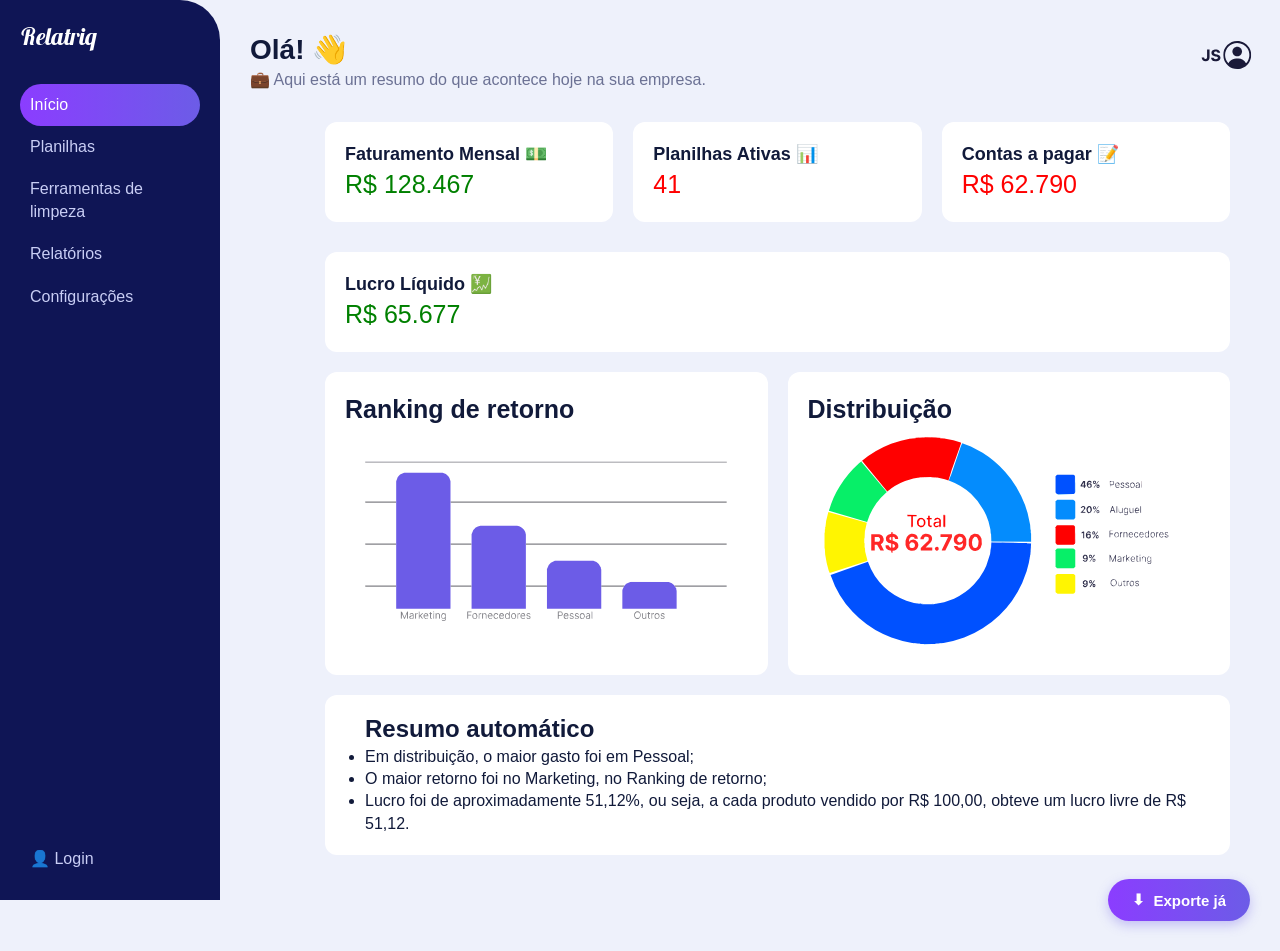
<file: index.html>
<!doctype html>
<html lang="pt-BR">

<head>
  <meta charset="UTF-8" />
  <meta name="viewport" content="width=device-width, initial-scale=1.0" />
  <title>Relatriq - Início</title>
  <link rel="stylesheet" href="CSS/inicio.css" />
  <link rel="stylesheet" href="CSS/main.css" />
  <link rel="stylesheet" href="CSS/escuro.css" />
  <link rel="icon" type="image/png" href="assets/logo relatriq.png">
</head>

<body>
  <input type="checkbox" id="menu-toggle" class="menu-toggle" aria-label="Abrir menu" />
  <label for="menu-toggle" class="menu-botao" aria-hidden="true"></label>
  <label for="menu-toggle" class="menu-fundo" aria-hidden="true"></label>
  <aside class="menu">
    <h2 class="logo">Relatriq</h2>
    <ul>
      <a href="index.html" class="ativo">Início</a>
      <a href="planilhas.html">Planilhas</a>
      <a href="limpeza.html">Ferramentas de limpeza</a>
      <a href="relatorio.html">Relatórios</a>
      <a href="configuracoes.html">Configurações</a>

    </ul>
    <a href="#" class="login">👤 Login</a>
  </aside>

  <main class="conteudo">
    <h1>Olá! 👋</h1>
    <p class="subtitulo">
      💼 Aqui está um resumo do que acontece hoje na sua empresa.
    </p>

    <div>
      <img src="assets/JS.svg" alt="Imagem do perfil do usuario" class="svgIcon" />
    </div>

    <div class="cards-container">
      <div class="card">
        <p class="tilPrinc">Faturamento Mensal 💵</p>
        <p class="plan">R$ 128.467</p>
      </div>

      <div class="card">
        <p class="tilPrinc">Planilhas Ativas 📊</p>
        <p class="lin">41</p>
      </div>

      <div class="card">
        <p class="tilPrinc">Contas a pagar 📝</p>
        <p class="lin">R$ 62.790</p>
      </div>

      <div class="card">
        <p class="tilPrinc">Lucro Líquido 💹</p>
        <p class="plan">R$ 65.677</p>
      </div>
    </div>

    <div class="caixaSupe-fundo">
      <div class="caixaSupe">
        <p class="tilQua">Ranking de retorno</p>
        <img src="assets/Ranking_de_retorno.svg" alt="Imagem provisoria de grafico de colunas" class="img" />
      </div>

      <div class="caixaSupe">
        <p class="tilQua">Distribuição</p>
        <img src="assets/pizza.svg" alt="Imagem provisoria de grafico de pizza" class="img" />
      </div>
    </div>

    <div class="caixaInfe">
      <div class="texto">
        <h2>Resumo automático</h2>
        <ul>
          <li>Em distribuição, o maior gasto foi em Pessoal;</li>
          <li>O maior retorno foi no Marketing, no Ranking de retorno;</li>
          <li>
            Lucro foi de aproximadamente 51,12%, ou seja, a cada produto
            vendido por R$ 100,00, obteve um lucro livre de R$ 51,12.
          </li>
        </ul>
      </div>
    </div>
    <div class="botaoexportar">
      <button type="button" id="btnExportar" class="btn-exportar">
        <span aria-hidden="true">⬇</span>
        Exporte já
      </button>
    </div>
  </main>
  <script src="JS/main.js"></script>
</body>

</html>
</file>
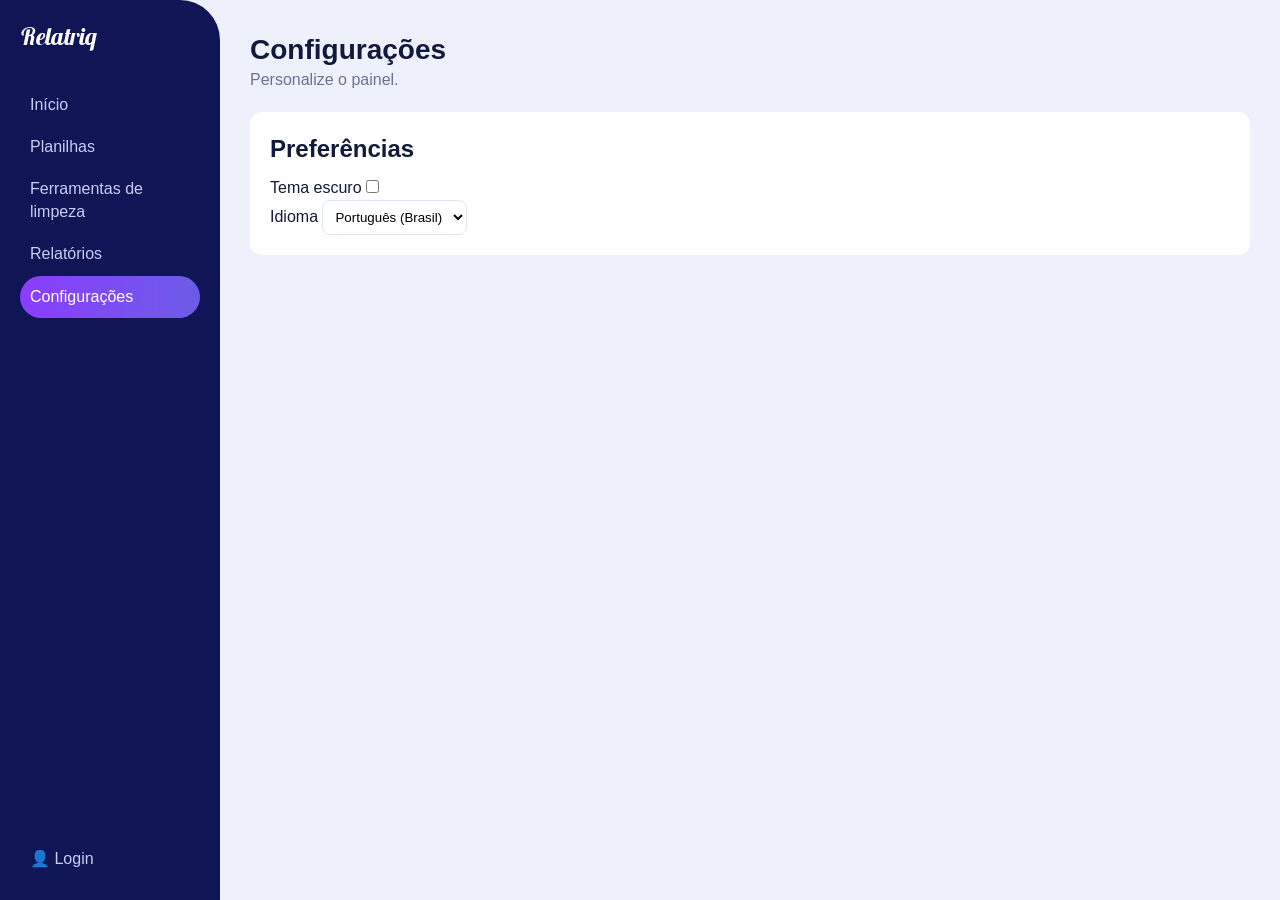
<file: configuracoes.html>
<!DOCTYPE html>
<html lang="pt-BR">

<head>
    <meta charset="UTF-8">
    <meta name="viewport" content="width=device-width, initial-scale=1.0">
    <title>Relatriq - Configurações</title>
    <link rel="stylesheet" href="CSS/main.css" />
    <link rel="stylesheet" href="CSS/configuracoes.css" />
    <link rel="stylesheet" href="CSS/escuro.css" />
    <link rel="icon" type="image/png" href="assets/logo relatriq.png">
</head>

<body>

    <input type="checkbox" id="menu-toggle" class="menu-toggle">
    <label for="menu-toggle" class="menu-botao" aria-label="Abrir ou fechar o menu"></label>
    <label for="menu-toggle" class="menu-fundo"></label>
    <aside class="menu">
        <h2 class="logo">Relatriq</h2>
        <ul>
            <a href="index.html">Início</a>
            <a href="planilhas.html">Planilhas</a>
            <a href="limpeza.html">Ferramentas de limpeza</a>
            <a href="relatorio.html">Relatórios</a>
            <a href="configuracoes.html" class="ativo">Configurações</a>
        </ul>
        <a href="#" class="login">👤 Login</a>
    </aside>

    <main class="conteudo">

        <h1>Configurações</h1>
        <p class="subtitulo">Personalize o painel.</p>

        <div class="caixa">
            <h2>Preferências</h2>

            <div class="opcao">
                <label for="tema">Tema escuro</label>
                <input type="checkbox" id="tema">
            </div>

            <div class="opcao">
                <label for="idioma">Idioma</label>
                <select id="idioma">
                    <option>Português (Brasil)</option>
                    <option>English</option>
                </select>
            </div>
        </div>

    </main>
    <script src="JS/main.js"></script>
</body>

</html>
</file>
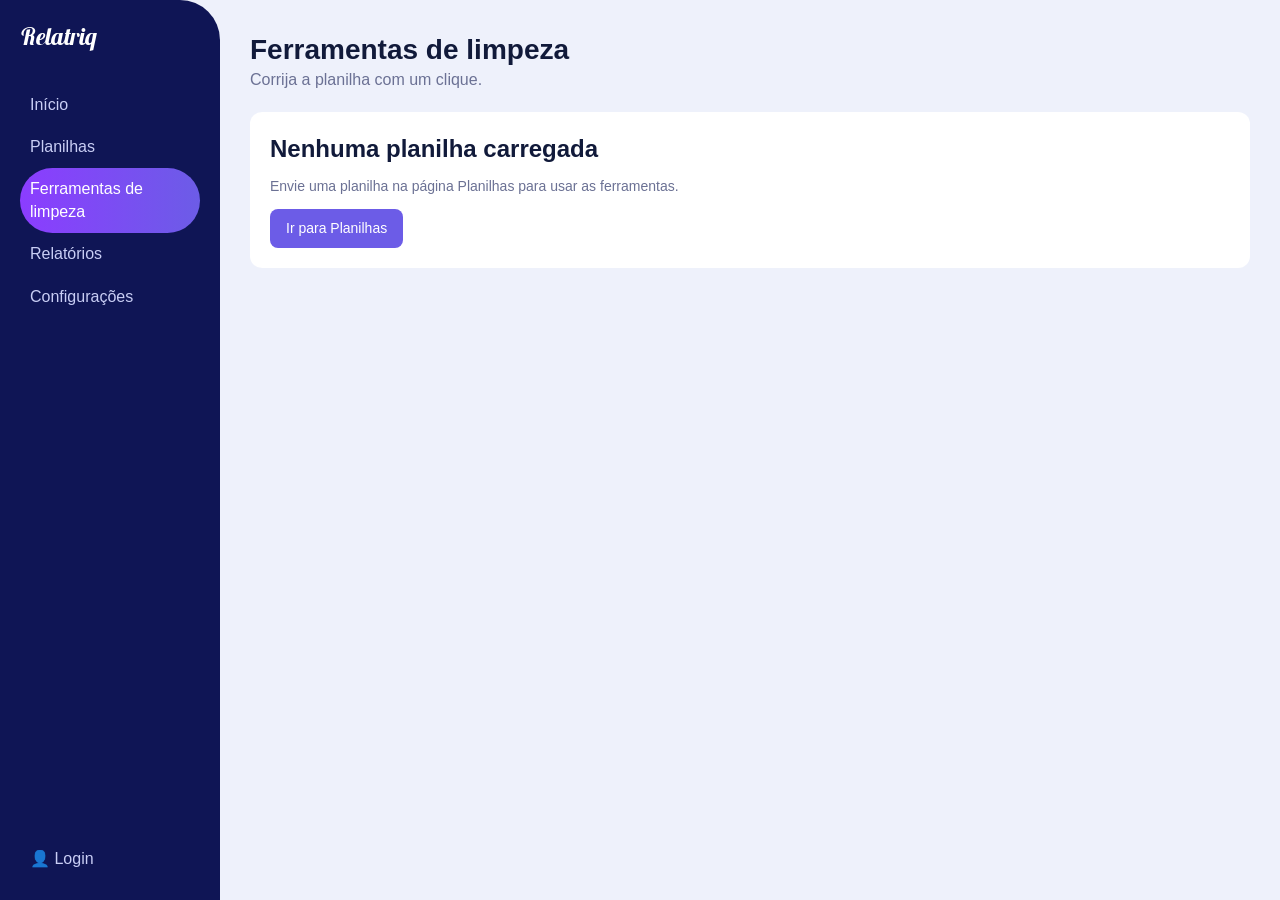
<file: limpeza.html>
<!DOCTYPE html>
<html lang="pt-BR">

<head>
    <meta charset="UTF-8">
    <meta name="viewport" content="width=device-width, initial-scale=1.0">
    <title>Relatriq - Limpeza</title>

    <link rel="stylesheet" href="CSS/main.css" />
    <link rel="stylesheet" href="CSS/limpeza.css" />
    <link rel="icon" type="image/png" href="assets/logo relatriq.png">
    <link rel="stylesheet" href="CSS/escuro.css" />
</head>

<body>

    <input type="checkbox" id="menu-toggle" class="menu-toggle">
    <label for="menu-toggle" class="menu-botao" aria-label="Abrir ou fechar o menu"></label>
    <label for="menu-toggle" class="menu-fundo"></label>
    <aside class="menu">
        <h2 class="logo">Relatriq</h2>
        <ul>
            <a href="index.html">Início</a>
            <a href="planilhas.html">Planilhas</a>
            <a href="limpeza.html" class="ativo">Ferramentas de limpeza</a>
            <a href="relatorio.html">Relatórios</a>
            <a href="configuracoes.html">Configurações</a>
        </ul>

        <a href="#" class="login">👤 Login</a>
    </aside>

    <main class="conteudo">

        <h1>Ferramentas de limpeza</h1>
        <p class="subtitulo">Corrija a planilha com um clique.</p>


        <div class="caixa" id="avisoSemPlanilha" hidden>
            <h2>Nenhuma planilha carregada</h2>
            <p class="vazio">Envie uma planilha na página Planilhas para usar as ferramentas.</p>
            <a href="planilhas.html" class="botao link-botao">Ir para Planilhas</a>
        </div>

        <div id="conteudoLimpeza" hidden>

            <div class="caixa">
                <h2>Ferramentas de limpeza</h2>

                <div class="grupo-botoes">
                    <button class="botao botao-claro" id="btnEspacos">Remover espaços extras</button>
                    <button class="botao botao-claro" id="btnVazias">Remover linhas vazias</button>
                    <button class="botao botao-claro" id="btnDuplicadas">Remover duplicadas</button>
                    <button class="botao botao-claro" id="btnNumeros">Converter textos em números</button>
                </div>

                <p id="mensagem"></p>
            </div>

            <div class="caixa">
                <h2 id="tituloPrevia">Prévia</h2>
                <p class="subtitulo" id="infoPlanilha"></p>
                <div class="rolagem">
                    <table id="tabelaPrevia"></table>
                </div>
            </div>

        </div>
    </main>

    <script src="JS/main.js"></script>
    <script src="JS/limpeza.js"></script>
</body>

</html>
</file>
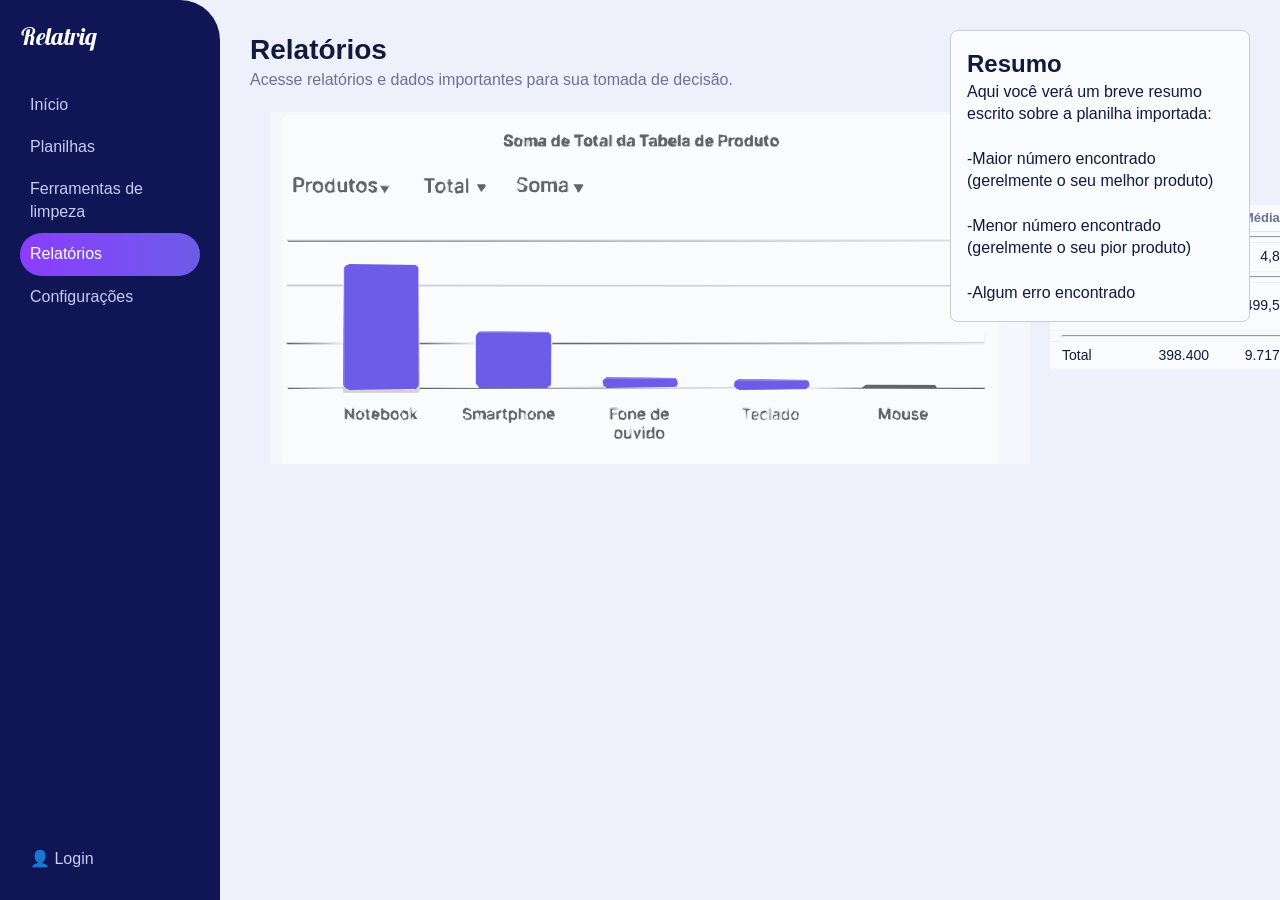
<file: relatorio.html>
<!DOCTYPE html>
<html lang="pt-BR">

<head>
  <meta charset="UTF-8">
  <meta name="viewport" content="width=device-width, initial-scale=1.0">
  <title>Relatriq - Relatórios</title>
  <link rel="stylesheet" href="CSS/relatorio.css" />
  <link rel="stylesheet" href="CSS/main.css" />
  <link rel="stylesheet" href="CSS/escuro.css" />
  <link rel="icon" type="image/png" href="assets/logo relatriq.png">
</head>

<body>
  <input type="checkbox" id="menu-toggle" class="menu-toggle">
  <label for="menu-toggle" class="menu-botao" aria-label="Abrir ou fechar o menu"></label>
  <label for="menu-toggle" class="menu-fundo"></label>
  <aside class="menu">

    <h2 class="logo">Relatriq</h2>
    <ul>
      <li><a href="index.html">Início</a>
        <a href="planilhas.html">Planilhas</a>
        <a href="limpeza.html">Ferramentas de limpeza</a>
        <a href="relatorio.html" class="ativo">Relatórios</a>
        <a href="configuracoes.html">Configurações</a>
    </ul>
    <a href="#" class="login">👤 Login</a>
  </aside>

  <main class="conteudo">


    <section class="topo-relatorio">
      <div class="titulo-relatorio">
        <h1>Relatórios</h1>
        <p class="subtitulo">Acesse relatórios e dados importantes para sua tomada de decisão.</p>
      </div>

      <div class="resumo-relatorio">
        <img src="assets/grafico - relatorio (1).svg" alt="Grafico em svg pq eu não sei codar isso">

        <table class="tabela">
          <th>Coluna</th>
          <th>Soma</th>
          <th>Média</th>
          <th>Min</th>
          <th>Max</th>
          </tr>
          <tr class="linhaTabela">
            <td colspan="5">
              <hr>
            </td>
          </tr>
          <tr>
            <td>Quantidade</td>
            <td>197</td>
            <td>4,8</td>
            <td>1</td>
            <td>9</td>
          </tr>
          <tr class="linhaTabela">
            <td colspan="5">
              <hr>
            </td>
          </tr>
          <tr>
            <td>Preço Unitário</td>
            <td>61.480</td>
            <td>1.499,5</td>
            <td>90</td>
            <td>3.900</td>
          </tr>
          <tr class="linhaTabela">
            <td colspan="5">
              <hr>
            </td>
          </tr>
          <tr>
            <td>Total</td>
            <td>398.400</td>
            <td>9.717</td>
            <td>91</td>
            <td>28.800</td>
          </tr>
        </table>
      </div>
    </section>

    <div class="resumoRelatorio">
      <H2>Resumo</H2>
      <p> Aqui você verá um breve resumo escrito sobre a planilha importada:</p><br>
      <p> -Maior número encontrado (gerelmente o seu melhor produto)</p><br>
      <p> -Menor número encontrado (gerelmente o seu pior produto)</p><br>
      <p> -Algum erro encontrado </p>
    </div>
  </main>

  <script src="JS/main.js"></script>
</body>

</html>
</file>
<file: CSS/inicio.css>
.menu {
  color: rgb(130, 0, 252);
}

.cards-container {
  display: flex; /*coloca os cards lado a lado*/
  flex-wrap: wrap; /* se não couber, passa para a linha de baixo*/
  gap: 20px; /* ajusta o espaço entre os quadrados*/
  margin-left: 75px; /* ajusta a distância do quadrado para a esquerda*/
  
}

.card {
  background-color: white; /*Cor do fundo dos quadrados*/
  width: 350px; /*Largura fixa do quadrado*/
  height: 100px; /*Altura fixa do quadrado*/
  padding: 20px; /*Aqui ajusta o tamanho do quadrado*/
  border-radius: 12px; /*Aqui é para deixar a borda arredondada*/
  margin-top: 10px; /*Aqui é a distância dos quadrados*/
  transition: 0.5s; /*Aqui é para deixar o quadrado mais suave quando passar o mouse por cima*/
}

.card:hover{
    scale: 105%; /*Aqui é para aumentar o tamanho do quadrado quando passar o mouse por cima*/
    box-shadow: 
      2px /*deslocamento horizontal (0 deixa a sombra centralizada)*/
      2px /*deslocamento vertical (empurra a sombra para baixo)*/
      5px /*desfoque (quanto maior, mais suave e espalhada)*/
      rgb(130, 0, 252); /*Cor*/
}

.tilPrinc{ /*Esta classe é para deixar a frase "Planilhas carregadas" em negrito*/

    font-weight: bold; /*deixa a frase em negrito*/
    font-size: 18px; /*aqui é para aumentar o tamanho da frase*/
}

.plan{ /*Esta classe é para deixar a frase "3" e a "100%"em verde*/

  color: green; /*deixa a frase em verde*/
  font-size: 25px; /*aqui é para aumentar o tamanho da frase*/
}

.lin{ /*Esta classe é para deixar a frase "41" e a "3" em vermelho*/

  color: red; /*deixa a frase em vermelho*/
  font-size: 25px; /*aqui é para aumentar o tamanho da frase*/
}

.caixaInfe {
    background-color: white; /*Cor do fundo dos quadrados*/
    width: 1460px; /*Largura fixa do quadrado*/
    height: 140px; /*Altura fixa do quadrado*/
    padding: 20px; /*Aqui ajusta o tamanho  do quadrado*/
    border-radius: 12px; /*Aqui é para deixar a borda arredondada*/
    margin-top: 20px; /*Aqui é a distância dos quadrados (de cima para baixo)*/
    margin-left: 75px; /*Aqui é a distância doquadrado para a esquerda*/
     transition: 0.5s; /*Aqui é para deixar o quadrado mais suave quando passar o mouse por cima*/
}

.texto{ /*Aqui é para ajustar o texto do resumo automático*/

  margin-left: 20px; /*Aqui é a distância do texto para a esquerda*/
  margin-top: -3px;

}

.caixaInfe:hover{

  scale: 105%; /*Aqui é para aumentar o tamanho do texto quando passar o mouse por cima*/
  box-shadow: 
      2px /*deslocamento horizontal (0 deixa a sombra centralizada)*/
      2px /*deslocamento vertical (empurra a sombra para baixo)*/
      5px /*desfoque (quanto maior, mais suave e espalhada)*/
      rgb(130, 0, 252); /*Cor*/

}

.caixaSupe-fundo{
  display: flex; /*coloca os cards lado a lado*/
  flex-wrap: wrap; /* se não couber, passa para a linha de baixo*/
  gap: 20px; /* ajusta o espaço entre os quadrados*/
  margin-left: 75px; /* ajusta a distância do quadrado para a esquerda*/
}

.caixaSupe {
  background-color: white; /*Cor do fundo dos quadrados*/
    width: 720px; /*Largura fixa do quadrado*/
    height: 400px; /*Altura fixa do quadrado*/
    padding: 20px; /*Aqui ajusta o tamanho do quadrado*/
    border-radius: 12px; /*Aqui é para deixar a borda arredondada*/
    margin-top: 20px; /*Aqui é a distância dos quadrados*/
    margin-left: 0px; /*Aqui é a distância do quadrado para a esquerda*/
     transition: 0.5s; /*Aqui é para deixar o quadrado mais suave quando passar o mouse por cima*/
}

.caixaSupe:hover{
  scale: 105%;
    box-shadow: 
      2px /*deslocamento horizontal (0 deixa a sombra centralizada)*/
      2px /*deslocamento vertical (empurra a sombra para baixo)*/
      5px /*desfoque (quanto maior, mais suave e espalhada)*/
      rgb(130, 0, 252); /*Cor*/
}

.tilQua{
  font-weight: bold;
  font-size: 25px;
}

.img{
  height: 340px;
  pointer-events: none;
}

.svgIcon{
  height: 100px;
  z-index: 99999;
  margin-left: 1500px;
  margin-top: -300px;
  pointer-events: none;
}

.botaoexportar {
    display: flex;
    justify-content: flex-end;
    margin-top: 24px;
}

.btn-exportar {
    display: inline-flex;
    align-items: center;
    gap: 8px;
    background: linear-gradient(90deg, #8b3dff, #6c5ce7);
    color: white;
    border: none;
    padding: 12px 24px;
    border-radius: 999px;
    font-size: 15px;
    font-weight: bold;
    cursor: pointer;
    box-shadow: 0 4px 12px rgba(108, 92, 231, 0.35);
    transition: transform 0.2s, box-shadow 0.2s;
}

.btn-exportar:hover {
    transform: translateY(-2px);
    box-shadow: 0 6px 16px rgba(108, 92, 231, 0.45);
}

.btn-exportar:active {
    transform: translateY(0);
}


/* ==================================================================================================================================================
                                                                     ATENÇÃO:                                       
                                                        A PARTIR DAQUI É A RESPONSIVIDADE!!!!!
                                                                   FAVOR NÃO MEXER
   ================================================================================================================================================== */

/* ==================================================================================================================================================
                                                                     RESPONSIVIDADE
   ================================================================================================================================================== */

.menu-botao,
.menu-fundo {
  display: none;
}

.menu-toggle {
  position: fixed;
  opacity: 0;
  pointer-events: none;
}

.img {
  max-width: 100%;
  object-fit: contain;
}

@media (max-width: 1600px) {

  .conteudo {
    position: relative;
  }

  .svgIcon {
    position: absolute;
    top: 20px;
    right: 20px;
    margin: 0;
    height: 70px;
  }

  .cards-container,
  .caixaSupe-fundo {
    margin-right: 20px;
  }

  .card {
    box-sizing: border-box;
    width: auto;
    flex: 1 1 220px;
  }

  .caixaSupe {
    box-sizing: border-box;
    width: auto;
    flex: 1 1 320px;
    max-width: 720px;
    height: auto;
  }

  .img {
    width: 100%;
    height: auto;
    max-height: 340px;
  }


  .caixaInfe {
    box-sizing: border-box;
    width: auto;
    max-width: 1440px;
    height: auto;
    min-height: 140px;
    margin-right: 20px;
  }
}



@media (max-width: 1024px) {

  .caixaSupe {
    flex: 1 1 100%;
    max-width: none;
  }
}

@media (max-width: 768px) {


  .menu-botao {
    display: flex;
    position: fixed;
    top: 12px;
    left: 12px;
    z-index: 1100;
    width: 44px;
    height: 44px;
    align-items: center;
    justify-content: center;
    border-radius: 10px;
    background-color: rgb(130, 0, 252);
    color: white;
    font-size: 26px;
    line-height: 1;
    cursor: pointer;
    transition: left 0.3s;
  }

  .menu-botao::before {
    content: "\2630";
  }


  .menu {
    position: fixed !important;
    top: 0;
    left: 0;
    width: min(280px, 80vw) !important;
    height: 100vh !important;
    box-sizing: border-box;
    overflow-y: auto;
    z-index: 1000;
    transform: translateX(-100%);
    transition: transform 0.3s;
    display: block !important;
    visibility: visible !important;
    opacity: 1 !important;
    background-color: #101654 !important;
    padding: 20px 16px !important;
  }

  .menu .logo {
    margin: 0 0 24px;
    color: rgb(130, 0, 252);
  }

  .menu ul {
    display: block !important;
    margin: 0;
    padding: 0;
    list-style: none;
  }

  .menu li {
    display: block !important;
    margin: 0 0 6px;
  }

  .menu a {
    display: block;
    padding: 10px 12px;
    border-radius: 8px;
    color: #e8e8ff !important;
    text-decoration: none;
  }

  .menu a.ativo {
    background-color: #6c5ce7;
    color: #fff !important;
  }

  .menu-fundo {
    display: block;
    position: fixed;
    inset: 0;
    z-index: 900;
    background-color: rgba(0, 0, 0, 0.5);
    opacity: 0;
    pointer-events: none;
    transition: opacity 0.3s;
  }

  .menu-toggle:checked ~ .menu {
    transform: translateX(0);
  }

  .menu-toggle:checked ~ .menu-fundo {
    opacity: 1;
    pointer-events: auto;
  }

  .menu-toggle:checked ~ .menu-botao {
    left: calc(min(280px, 80vw) - 56px);
  }

  .menu-toggle:checked ~ .menu-botao::before {
    content: "\2715";
  }

  .menu-toggle:focus-visible ~ .menu-botao {
    outline: 3px solid #fff;
    outline-offset: 2px;
    box-shadow: 0 0 0 5px rgb(130, 0, 252);
  }

  .conteudo {
    margin-left: 0 !important;
    width: 100% !important;
    box-sizing: border-box;
    padding: 70px 20px 20px;
  }

  .svgIcon {
    top: 12px;
    right: 12px;
    height: 44px;
  }

  .cards-container,
  .caixaSupe-fundo,
  .caixaInfe {
    margin-left: 0;
    margin-right: 0;
  }

  .card {
    flex: 1 1 100%;
    height: auto;
    min-height: 100px;
  }

  .img {
    max-height: 220px;
  }

  .card:hover,
  .caixaInfe:hover,
  .caixaSupe:hover {
    scale: 100%;
  }

  .texto {
    margin-left: 0;
  }
}



@media (max-width: 480px) {

  .conteudo {
    padding: 70px 15px 15px;
  }

  .card,
  .caixaSupe,
  .caixaInfe {
    padding: 15px;
  }

  .tilPrinc {
    font-size: 16px;
  }

  .tilQua {
    font-size: 20px;
  }

  .plan,
  .lin {
    font-size: 22px;
  }

  .img {
    max-height: 170px;
  }
}

@media (max-width: 480px) {

    .botaoexportar {
        justify-content: stretch;
    }

    .btn-exportar {
        width: 100%;
        justify-content: center;
        min-height: 44px;
    }
}
</file>
<file: CSS/main.css>
@import url("https://fonts.googleapis.com/css2?family=Lobster+Two:ital,wght@0,400;0,700;1,400;1,700&display=swap");
* {
    margin: 0;
    padding: 0;
    box-sizing: border-box;
}

.logo {
    font-family: "Lobster Two", cursive;
    font-weight: 700;       /* 400 = normal, 700 = negrito */
    font-style: italic;
}

body {
    font-family: Arial, sans-serif;
    background-color: #eef1fb;
    color: #111a3a;
    line-height: 1.4;
    display: flex;
}

img {
    max-width: 100%;
}

button,
select,
input {
    font-family: inherit;
}

h1 { font-size: 28px; }


.menu {
    width: 220px;
    flex-shrink: 0;
    height: 100vh;
    position: sticky; 
    top: 0;
    align-self: flex-start;
    overflow-y: auto;
    background-color: #0f1555;
    color: white;
    padding: 20px;
    display: flex;
    flex-direction: column;
    border-top-right-radius: 40px;
}

.logo {
    margin-bottom: 30px;
}

.menu ul {
    list-style: none;
}

.menu li {
    margin-bottom: 8px;
}

.menu a {
    display: block;
    color: #c9cef5;
    text-decoration: none;
    padding: 10px;
    border-radius: 8px;
}

.menu a:hover {
    background-color: #1f2a8a;
}

.menu a.ativo {
    background: linear-gradient(90deg, #8b3dff, #6c5ce7);
    color: white;
    border-radius: 999px;
}

.menu .login {
    margin-top: auto;
}


.conteudo {
    flex: 1;
    min-width: 0;         
    padding: 30px;
}

.subtitulo {
    color: #6b7194;
    margin-bottom: 20px;
}

.caixa {
    background-color: white;
    padding: 20px;
    border-radius: 12px;
    margin-top: 20px;
}

.caixa h2 {
    margin-bottom: 12px;
}

.topo-pagina {
    display: flex;
    justify-content: space-between;
    align-items: center;
    gap: 12px;
    margin-bottom: 20px;
}

.botao {
    display: inline-block;
    background-color: #6c5ce7;
    color: white;
    border: none;
    padding: 10px 16px;
    border-radius: 8px;
    cursor: pointer;
    font-size: 14px;
    text-decoration: none;
}

.botao:hover {
    opacity: 0.85;
}

.botao-claro {
    background-color: white;
    color: #111a3a;
    border: 1px solid #e1e5f5;
}

.grupo-botoes {
    display: flex;
    gap: 10px;
    flex-wrap: wrap;
}

table {
    width: 100%;
    border-collapse: collapse;
}

th {
    text-align: left;
    color: #6b7194;
    font-size: 13px;
    padding: 10px;
    border-bottom: 1px solid #e1e5f5;
}

td {
    padding: 10px;
    font-size: 14px;
    border-bottom: 1px solid #eef1fb;
}

.rolagem {
    overflow-x: auto;
}

.status {
    background-color: #d7f5e3;
    color: #15803d;
    padding: 3px 10px;
    border-radius: 999px;
    font-size: 12px;
}

.sucesso {
    color: #15803d;
    font-size: 14px;
    margin-top: 12px;
}

.erro {
    color: #b91c1c;
    font-size: 14px;
    margin-top: 12px;
}

.vazio {
    color: #6b7194;
    font-size: 14px;
    margin-top: 12px;
}

select {
    padding: 8px;
    border: 1px solid #e1e5f5;
    border-radius: 8px;
    background-color: white;
}

a:focus-visible,
button:focus-visible,
select:focus-visible,
input:focus-visible,
label:focus-visible {
    outline: 3px solid #8b3dff;
    outline-offset: 2px;
}

.menu a:focus-visible {
    outline-color: white;
}

.menu-botao,
.menu-fundo {
    display: none;
}

.menu-toggle {
    position: fixed;
    opacity: 0;
    pointer-events: none;
}

/* ==================================================================================================================================================
                                                                     ATENÇÃO:                                       
                                                        A PARTIR DAQUI É A RESPONSIVIDADE!!!!!
                                                                   FAVOR NÃO MEXER
================================================================================================================================================== */

/* ==================================================================================================================================================
                                                                     RESPONSIVIDADE
================================================================================================================================================== */



@media (max-width: 1100px) {

    .menu {
        width: 190px;
        padding: 16px;
    }

    .conteudo {
        padding: 24px;
    }
}


@media (max-width: 768px) {

    .menu-botao {
        display: flex;
        position: fixed;
        top: 12px;
        left: 12px;
        z-index: 1100;
        width: 44px;
        height: 44px;
        align-items: center;
        justify-content: center;
        border-radius: 10px;
        background-color: #8b3dff;
        color: white;
        font-size: 26px;
        line-height: 1;
        cursor: pointer;
        transition: left 0.3s;
    }

    .menu-botao::before {
        content: "\2630";
    }

    .menu {
        position: fixed;
        top: 0;
        left: 0;
        width: min(280px, 80vw);
        height: 100vh;
        z-index: 1000;
        border-radius: 0;
        padding: 20px 16px;
        transform: translateX(-100%);
        visibility: hidden;
        transition: transform 0.3s, visibility 0.3s;
    }

    .menu-fundo {
        display: block;
        position: fixed;
        inset: 0;
        z-index: 900;
        background-color: rgba(0, 0, 0, 0.5);
        opacity: 0;
        pointer-events: none;
        transition: opacity 0.3s;
    }

    .menu-toggle:checked ~ .menu {
        transform: translateX(0);
        visibility: visible;
    }

    .menu-toggle:checked ~ .menu-fundo {
        opacity: 1;
        pointer-events: auto;
    }

    .menu-toggle:checked ~ .menu-botao {
        left: calc(min(280px, 80vw) - 56px);
    }

    .menu-toggle:checked ~ .menu-botao::before {
        content: "\2715";        /* ✕ */
    }

    .menu-toggle:focus-visible ~ .menu-botao {
        outline: 3px solid white;
        outline-offset: 2px;
        box-shadow: 0 0 0 5px #8b3dff;
    }

    .conteudo {
        width: 100%;
        padding: 70px 20px 20px;
    }
}

@media (max-width: 650px) {

    h1 { font-size: 24px; }

    .topo-pagina {
        flex-direction: column;
        align-items: flex-start;
    }

    .botao {
        min-height: 44px;
    }

    select {
        min-height: 44px;
        font-size: 16px;
    }
}

@media (max-width: 480px) {

    .conteudo {
        padding: 70px 14px 14px;
    }

    .caixa {
        padding: 16px;
    }

    .grupo-botoes .botao {
        flex: 1 1 100%;
        text-align: center;
    }
}

@media (prefers-reduced-motion: reduce) {

    .menu,
    .menu-fundo,
    .menu-botao {
        transition: none;
    }
}
</file>
<file: CSS/escuro.css>
html.escuro {
    color-scheme: dark;
}

html.escuro body,
html.escuro .conteudo {
    background-color: #12121f !important;
    color: #e6e6f0 !important;
}

html.escuro .conteudo h1,
html.escuro .conteudo h2,
html.escuro .conteudo h3,
html.escuro .conteudo p,
html.escuro .conteudo li,
html.escuro .conteudo label,
html.escuro .conteudo strong,
html.escuro .conteudo b,
html.escuro .conteudo td,
html.escuro .tilPrinc,
html.escuro .tilQua,
html.escuro .plan,
html.escuro .lin {
    color: #e6e6f0 !important;
}

html.escuro .subtitulo,
html.escuro .vazio,
html.escuro .dica-toque,
html.escuro .conteudo small,
html.escuro .conteudo th {
    color: #a9a9c2 !important;
}

html.escuro .caixa,
html.escuro .card,
html.escuro .caixaSupe,
html.escuro .caixaInfe,
html.escuro .detalhes,
html.escuro .resumoRelatorio,
html.escuro .area-upload {
    background-color: #1e1e33 !important;
    border-color: #33334f !important;
    color: #e6e6f0 !important;
}

html.escuro table,
html.escuro thead,
html.escuro tbody,
html.escuro tr {
    background-color: transparent !important;
}

html.escuro th,
html.escuro td {
    background-color: transparent !important;
    border-bottom-color: #33334f !important;
}

html.escuro hr {
    border-color: #33334f !important;
}

html.escuro select,
html.escuro input[type="text"],
html.escuro input[type="search"] {
    background-color: #26263f !important;
    color: #e6e6f0 !important;
    border-color: #3d3d5c !important;
}

html.escuro .botao-claro {
    background-color: #26263f !important;
    color: #e6e6f0 !important;
    border-color: #3d3d5c !important;
}

html.escuro .status {
    background-color: #14532d !important;
    color: #86efac !important;
}

html.escuro .sucesso {
    color: #4ade80 !important;
}

html.escuro .erro {
    color: #f87171 !important;
}

html.escuro .link-roxo {
    color: #a78bfa !important;
}

html.escuro .img,
html.escuro .resumo-relatorio img {
    background-color: #f4f4fa;
    border-radius: 10px;
}

html.escuro .conteudo .subtitulo,
html.escuro .conteudo .vazio,
html.escuro .conteudo .dica-toque,
html.escuro .conteudo .detalhes-topo small,
html.escuro .conteudo .detalhe-linha span,
html.escuro .conteudo .area-upload small {
    color: #a9a9c2 !important;
}

html.escuro .conteudo .sucesso {
    color: #4ade80 !important;
}

html.escuro .conteudo .erro {
    color: #f87171 !important;
}

html.escuro .conteudo .plan {
    color: #4ade80 !important;
}

html.escuro .conteudo .lin {
    color: #f87171 !important;
}

html.escuro .conteudo .card strong,
html.escuro .conteudo .etiqueta,
html.escuro .conteudo .titulo-area .subtitulo {
    color: #b794ff !important;
}

html.escuro .verde {
    background-color: #14532d !important;
}

html.escuro .roxo {
    background-color: #2e2a5e !important;
}

html.escuro .cinza {
    background-color: #2a2a42 !important;
}

html.escuro .linha:hover {
    background-color: #26263f !important;
}

html.escuro .linha.selecionada {
    background-color: #2e2a5e !important;
}

html.escuro .status.inativo {
    background-color: #2a2a42 !important;
    color: #a9a9c2 !important;
}

html.escuro .acao {
    background-color: #2e2a5e !important;
    color: #b794ff !important;
}

html.escuro .acao.excluir {
    background-color: #4a1d24 !important;
    color: #f87171 !important;
}

html.escuro .detalhe-linha {
    border-bottom-color: #33334f !important;
}

html.escuro .area-upload.arrastando {
    background-color: #2e2a5e !important;
    border-color: #8b3dff !important;
}

html.escuro .area-upload {
    border-style: dashed !important;
    border-color: #4a4a72 !important;
}

html.escuro .area-upload.arrastando {
    border-color: #8b3dff !important;
}

html.escuro .resumoRelatorio {
    border-color: #33334f !important;
}

html.escuro a:focus-visible,
html.escuro button:focus-visible,
html.escuro select:focus-visible,
html.escuro input:focus-visible,
html.escuro label:focus-visible {
    outline-color: #b794ff;
}

html.escuro .caixaSupe-fundo,
html.escuro .texto,
html.escuro .topo-relatorio,
html.escuro .resumo-relatorio,
html.escuro .topo-planilhas {
    background-color: transparent !important;
    border-color: transparent !important;
}
</file>
<file: CSS/configuracoes.css>
.tabela-caixa table {
    min-width: 560px;
}

.dica-toque {
    display: none;
    font-size: 13px;
    color: #6b7194;
    margin-bottom: 12px;
}

@media (max-width: 1200px) {

    .cards {
        flex-wrap: wrap;
    }

    .card {
        flex: 1 1 calc(50% - 8px);
    }
}

@media (max-width: 1100px) {

    .lista-area {
        flex-direction: column;
        align-items: stretch;
        margin-top: 20px;
    }

    .tabela-caixa {
        flex: none;
        width: 100%;
    }

    .detalhes {
        width: 100%;
    }
}

@media (max-width: 650px) {

    .topo-planilhas {
        flex-direction: column;
        align-items: flex-start;
        gap: 14px;
    }

    .botao-nova {
        width: 100%;
    }

    .dica-toque {
        display: block;
    }

    .tabela-caixa th:nth-child(2),
    .tabela-caixa td:nth-child(2),
    .tabela-caixa th:nth-child(3),
    .tabela-caixa td:nth-child(3) {
        display: none;
    }

    .tabela-caixa table {
        min-width: 0;
    }

    .acao {
        width: 38px;
        height: 38px;
        margin-right: 4px;
    }

    .detalhe-linha {
        flex-wrap: wrap;
    }
}

@media (max-width: 480px) {

    .card {
        flex: 1 1 100%;
    }

    .icone-excel {
        width: 52px;
        height: 52px;
    }

    .titulo-area {
        gap: 12px;
    }

    .titulo-area h1 {
        font-size: 22px;
    }

    .area-upload {
        padding: 12px;
        font-size: 13px;
    }
}
</file>
<file: CSS/limpeza.css>
.rolagem {
    overflow-x: auto;
}

.vazio {
    color: #6b7194;
    font-size: 14px;
    margin-top: 12px;
}

.link-botao {
    display: inline-block;
    text-decoration: none;
    margin-top: 12px;
}

/* ==================================================================================================================================================
                                                                     ATENÇÃO:                                       
                                                        A PARTIR DAQUI É A RESPONSIVIDADE!!!!!
                                                                   FAVOR NÃO MEXER
=================================================================================================================================================== */

/* ==================================================================================================================================================
                                                                     RESPONSIVIDADE
=================================================================================================================================================== */


.tabela-caixa table {
    min-width: 560px;
}

.dica-toque {
    display: none;
    font-size: 13px;
    color: #6b7194;
    margin-bottom: 12px;
}

@media (max-width: 1200px) {

    .cards {
        flex-wrap: wrap;
    }

    .card {
        flex: 1 1 calc(50% - 8px);
    }
}

@media (max-width: 1100px) {

    .lista-area {
        flex-direction: column;
        align-items: stretch;
        margin-top: 20px;
    }

    .tabela-caixa {
        flex: none;
        width: 100%;
    }

    .detalhes {
        width: 100%;
    }
}

@media (max-width: 650px) {

    .topo-planilhas {
        flex-direction: column;
        align-items: flex-start;
        gap: 14px;
    }

    .botao-nova {
        width: 100%;
    }

    .dica-toque {
        display: block;
    }

    .tabela-caixa th:nth-child(2),
    .tabela-caixa td:nth-child(2),
    .tabela-caixa th:nth-child(3),
    .tabela-caixa td:nth-child(3) {
        display: none;
    }

    .tabela-caixa table {
        min-width: 0;
    }

    .acao {
        width: 38px;
        height: 38px;
        margin-right: 4px;
    }

    .detalhe-linha {
        flex-wrap: wrap;
    }
}

@media (max-width: 480px) {

    .card {
        flex: 1 1 100%;
    }

    .icone-excel {
        width: 52px;
        height: 52px;
    }

    .titulo-area {
        gap: 12px;
    }

    .titulo-area h1 {
        font-size: 22px;
    }

    .area-upload {
        padding: 12px;
        font-size: 13px;
    }
}
</file>
<file: CSS/relatorio.css>
.topo-relatorio {
  width: 80%;
}

.resumo-relatorio {
  display: flex;
  justify-content: space-between;
  align-items: center;
  padding-inline: 20px;
}

.tabela-caixa table {
  min-width: 560px;
}

.dica-toque {
  display: none;
  font-size: 13px;
  color: #6b7194;
  margin-bottom: 12px;
}

.tabela-relatório {
  min-width: fit-content;
  height: fit-content;
  margin: 10px;
}

.tabela {
  margin: 0px 20px;
  border-collapse: collapse;
  background: #fafbff;
  width: fit-content;
}

.tabela th,
.tabela td {
  padding: 4px 12px;
  text-align: right;
}

.tabela th:first-child,
.tabela td:first-child {
  text-align: left;
}

.tabela .sep td {
  padding: 5px;
  top: 0;
  right: 0;
}

.resumoRelatorio {
  border: 1px solid #ccc;
  border-radius: 8px;
  padding: 12px;
  margin-right: 30px;
  margin-top: 30px;
  background: #fafbff;

  position: fixed;
  top: 0;
  right: 0;

  width: 300px;
  height: fit-content;
  box-sizing: border-box;
  overflow-y: auto;
  padding: 16px;
  border-left: 1px solid #ccc;
  background: #fafbff;
}

/* ==================================================================================================================================================
                                                                     ATENÇÃO:                                       
                                                        A PARTIR DAQUI É A RESPONSIVIDADE!!!!!
                                                                   FAVOR NÃO MEXER
  ================================================================================================================================================== */

/* ==================================================================================================================================================
                                                                     RESPONSIVIDADE
================================================================================================================================================== */


@media (max-width: 1200px) {
  .cards {
    flex-wrap: wrap;
  }

  .card {
    flex: 1 1 calc(50% - 8px);
  }
}

@media (max-width: 1100px) {
  .lista-area {
    flex-direction: column;
    align-items: stretch;
    margin-top: 20px;
  }

  .tabela-caixa {
    flex: none;
    width: 100%;
  }

  .detalhes {
    width: 100%;
  }
}

@media (max-width: 650px) {
  .topo-planilhas {
    flex-direction: column;
    align-items: flex-start;
    gap: 14px;
  }

  .botao-nova {
    width: 100%;
  }

  .dica-toque {
    display: block;
  }

  .tabela-caixa th:nth-child(2),
  .tabela-caixa td:nth-child(2),
  .tabela-caixa th:nth-child(3),
  .tabela-caixa td:nth-child(3) {
    display: none;
  }

  .tabela-caixa table {
    min-width: 0;
  }

  .acao {
    width: 38px;
    height: 38px;
    margin-right: 4px;
  }

  .detalhe-linha {
    flex-wrap: wrap;
  }
}

@media (max-width: 480px) {
  .card {
    flex: 1 1 100%; 
  }

  .icone-excel {
    width: 52px;
    height: 52px;
  }

  .titulo-area {
    gap: 12px;
  }

  .titulo-area h1 {
    font-size: 22px;
  }

  .area-upload {
    padding: 12px;
    font-size: 13px;
  }
}
</file>
